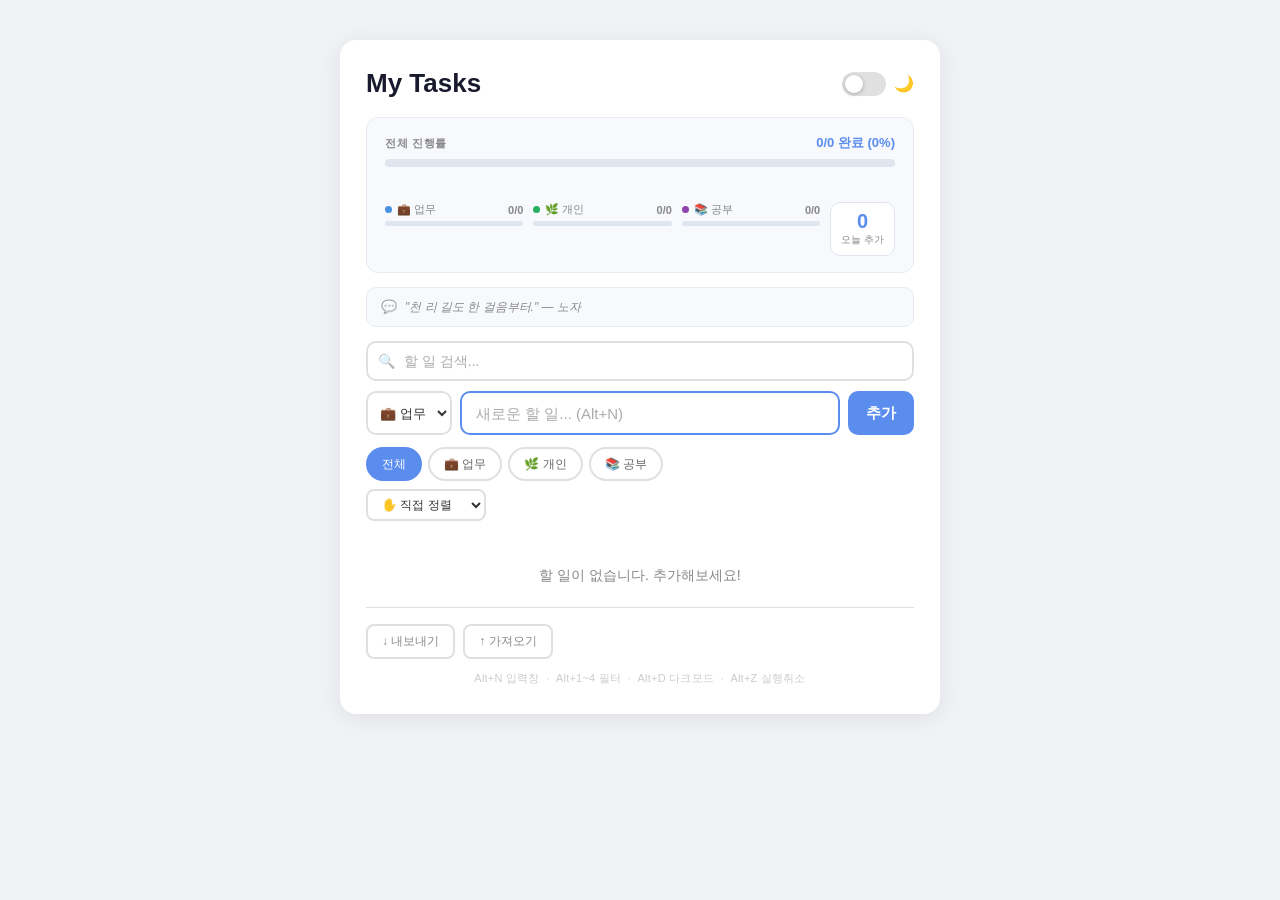
<file: Vibe coding exercises/Study 02_Web-based_To_do_application/index.html>
<!DOCTYPE html>
<html lang="ko" data-theme="light">
<head>
  <meta charset="UTF-8">
  <meta name="viewport" content="width=device-width, initial-scale=1.0">
  <title>My Tasks</title>
  <link rel="stylesheet" href="style.css">
</head>
<body>

  <div class="card" role="main" aria-label="할 일 관리 앱">

    <!-- ── 앱 헤더: 타이틀 + 다크모드 토글 ── -->
    <div class="app-header">
      <h1 class="title">My Tasks</h1>
      <label
        class="theme-switch"
        title="다크 모드 토글 (Alt+D)"
        aria-label="다크 모드 토글"
      >
        <input
          type="checkbox"
          id="themeToggle"
          role="switch"
          aria-checked="false"
        >
        <span class="switch-track">
          <span class="switch-thumb"></span>
        </span>
        <span class="switch-icon" id="themeIcon" aria-hidden="true">🌙</span>
      </label>
    </div>

    <!--
      ARIA 공지 영역: 시각적으로는 숨겨지지만
      스크린 리더가 변경 사항을 읽어준다.
    -->
    <div
      id="ariaAnnounce"
      class="sr-only"
      aria-live="polite"
      aria-atomic="true"
    ></div>

    <!-- ── 진행률 대시보드 ── -->
    <section
      class="dashboard"
      id="dashboard"
      aria-label="진행률 통계"
    >
      <!-- 전체 진행률 + 응원 메시지 -->
      <div class="dash-overall">
        <div class="dash-overall-header">
          <span class="dash-label">전체 진행률</span>
          <span
            id="dashSummary"
            class="dash-summary"
            aria-live="polite"
            aria-label="전체 완료 현황"
          >0/0 완료 (0%)</span>
        </div>
        <div
          id="progressTrack"
          class="progress-track"
          role="progressbar"
          aria-valuemin="0"
          aria-valuemax="100"
          aria-valuenow="0"
          aria-label="전체 진행률"
        >
          <div id="progressBar" class="progress-bar" style="width:0%"></div>
        </div>
        <!-- 완료율에 따른 응원 메시지 (실시간 업데이트) -->
        <p id="encouragement" class="encouragement" aria-live="polite"></p>
      </div>

      <!-- 카테고리별 미니 통계 + 오늘 추가 배지 -->
      <div class="dash-stats">
        <div class="dash-cat">
          <div class="dash-cat-header">
            <span class="dash-cat-dot work"     aria-hidden="true"></span>
            <span class="dash-cat-name">💼 업무</span>
            <span class="dash-cat-count" id="dashWorkCount"     aria-label="업무 완료 현황">0/0</span>
          </div>
          <div class="progress-track mini">
            <div class="progress-bar work"     id="barWork"     style="width:0%"></div>
          </div>
        </div>

        <div class="dash-cat">
          <div class="dash-cat-header">
            <span class="dash-cat-dot personal" aria-hidden="true"></span>
            <span class="dash-cat-name">🌿 개인</span>
            <span class="dash-cat-count" id="dashPersonalCount" aria-label="개인 완료 현황">0/0</span>
          </div>
          <div class="progress-track mini">
            <div class="progress-bar personal" id="barPersonal" style="width:0%"></div>
          </div>
        </div>

        <div class="dash-cat">
          <div class="dash-cat-header">
            <span class="dash-cat-dot study"    aria-hidden="true"></span>
            <span class="dash-cat-name">📚 공부</span>
            <span class="dash-cat-count" id="dashStudyCount"    aria-label="공부 완료 현황">0/0</span>
          </div>
          <div class="progress-track mini">
            <div class="progress-bar study"    id="barStudy"    style="width:0%"></div>
          </div>
        </div>

        <!-- 오늘 추가 배지 -->
        <div class="dash-today" aria-label="오늘 추가된 할 일 개수">
          <span class="dash-today-num"   id="dashTodayCount">0</span>
          <span class="dash-today-label">오늘 추가</span>
        </div>
      </div>
    </section>

    <!-- ── 오늘의 격언 ── -->
    <div class="quote-strip" id="quoteStrip" aria-label="오늘의 격언">
      <span class="quote-icon" aria-hidden="true">💬</span>
      <span class="quote-text" id="quoteText"></span>
    </div>

    <!-- ── 검색 ── -->
    <div class="search-row" role="search">
      <span class="search-icon" aria-hidden="true">🔍</span>
      <input
        type="search"
        id="searchInput"
        class="search-input"
        placeholder="할 일 검색..."
        aria-label="할 일 검색"
        autocomplete="off"
      >
      <button
        id="searchClear"
        class="search-clear hidden"
        aria-label="검색어 초기화"
      >✕</button>
    </div>
    <!-- 검색 결과 개수: 시각적으로 숨겨진 스크린 리더 전용 -->
    <p id="searchStatus" class="sr-only" aria-live="polite"></p>

    <!-- ── 새 할 일 입력 ── -->
    <div class="input-row">
      <select
        id="categorySelect"
        class="category-select"
        aria-label="카테고리 선택"
      >
        <option value="work">💼 업무</option>
        <option value="personal">🌿 개인</option>
        <option value="study">📚 공부</option>
      </select>
      <input
        type="text"
        id="taskInput"
        class="task-input"
        placeholder="새로운 할 일... (Alt+N)"
        maxlength="200"
        aria-label="새 할 일 입력"
        autocomplete="off"
      >
      <button id="addBtn" class="add-btn">추가</button>
    </div>

    <!-- ── 필터 버튼 + 정렬 + 툴바 ── -->
    <div class="filter-area">
      <!-- 카테고리 필터 -->
      <div class="filter-row" role="group" aria-label="카테고리 필터">
        <button class="filter-btn active" data-filter="all"      aria-pressed="true" >전체</button>
        <button class="filter-btn"        data-filter="work"     aria-pressed="false">💼 업무</button>
        <button class="filter-btn"        data-filter="personal" aria-pressed="false">🌿 개인</button>
        <button class="filter-btn"        data-filter="study"    aria-pressed="false">📚 공부</button>
      </div>

      <!-- 정렬 + 남은 개수 배지 + 완료 삭제 -->
      <div class="sort-toolbar">
        <select
          id="sortSelect"
          class="sort-select"
          aria-label="정렬 기준 선택"
        >
          <option value="manual" >✋ 직접 정렬</option>
          <option value="newest" >🕐 최신순</option>
          <option value="oldest" >🕐 오래된순</option>
          <option value="category">🏷 카테고리순</option>
        </select>
        <span
          id="remainingBadge"
          class="remaining-badge hidden"
          aria-live="polite"
        ></span>
        <button
          id="clearCompletedBtn"
          class="clear-btn hidden"
          aria-label="완료된 항목 모두 삭제"
        >완료 삭제</button>
      </div>
    </div>

    <!-- ── 할 일 목록 ── -->
    <ul
      id="taskList"
      class="task-list"
      aria-label="할 일 목록"
      aria-live="polite"
    ></ul>

    <!-- 빈 상태 메시지 -->
    <p id="emptyMessage" class="empty-message hidden" role="status">
      할 일이 없습니다. 추가해보세요!
    </p>

    <!-- ── 데이터 내보내기 / 가져오기 ── -->
    <div class="data-actions" aria-label="데이터 관리">
      <button id="exportBtn" class="data-btn" aria-label="JSON으로 내보내기">
        <span aria-hidden="true">↓</span> 내보내기
      </button>
      <button id="importBtn" class="data-btn" aria-label="JSON 파일 가져오기">
        <span aria-hidden="true">↑</span> 가져오기
      </button>
      <!-- 파일 선택 input은 JS에서 programmatically 클릭 -->
      <input
        type="file"
        id="importFile"
        accept=".json"
        hidden
        aria-hidden="true"
      >
    </div>

    <!-- 키보드 단축키 안내 -->
    <div class="shortcut-hint" aria-label="키보드 단축키">
      Alt+N 입력창 &nbsp;·&nbsp;
      Alt+1~4 필터 &nbsp;·&nbsp;
      Alt+D 다크모드 &nbsp;·&nbsp;
      Alt+Z 실행취소
    </div>

  </div><!-- /.card -->

  <!-- ── 토스트 알림 (고정 위치, 화면 하단 중앙) ── -->
  <div
    id="toastContainer"
    class="toast-container"
    role="alert"
    aria-live="assertive"
    aria-atomic="true"
  ></div>

  <script src="script.js"></script>
</body>
</html>
</file>
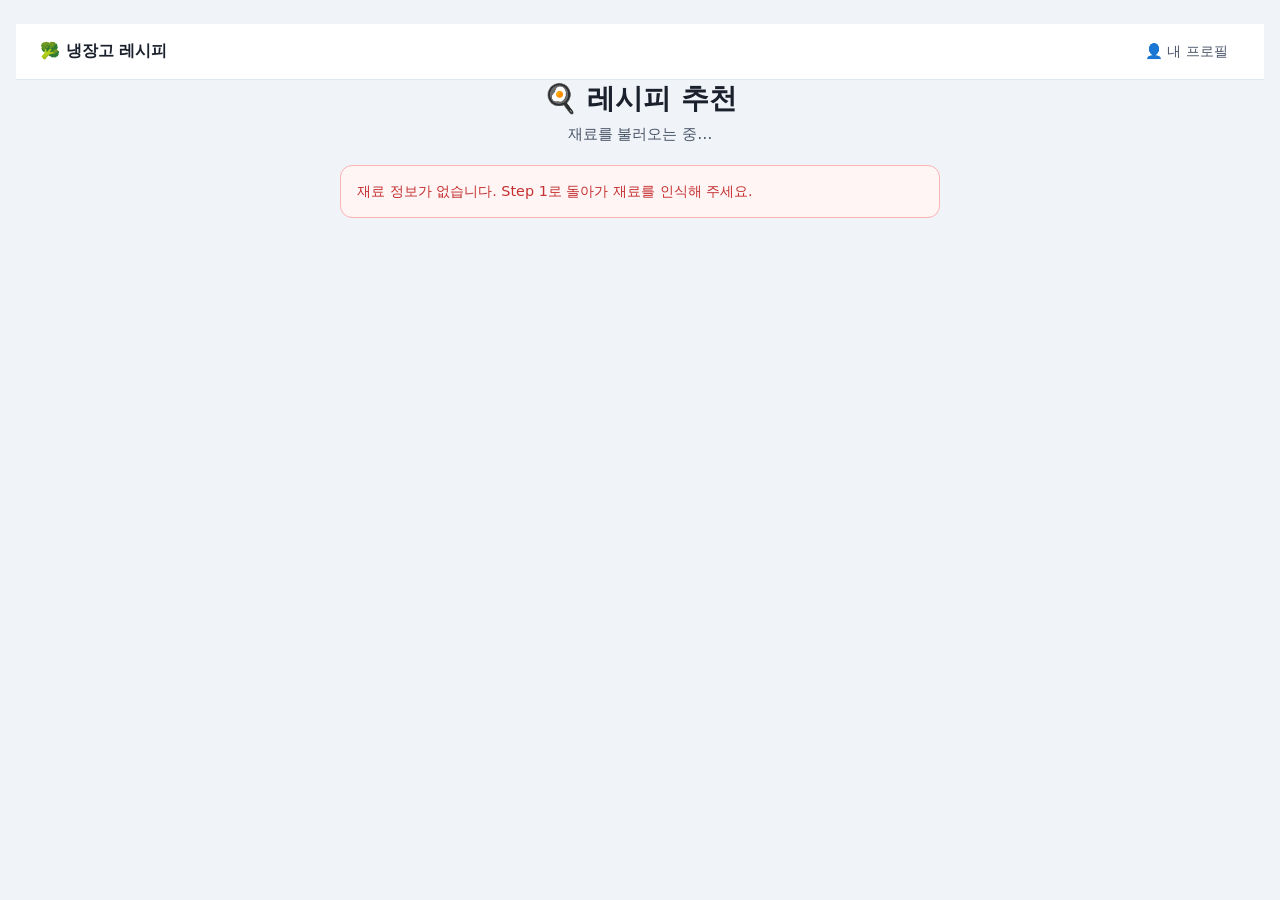
<file: Vibe coding exercises/Study 03_Vision_LLM_recipe_recommendations/step2.html>
<!DOCTYPE html>
<html lang="ko">
<head>
  <meta charset="UTF-8" />
  <meta name="viewport" content="width=device-width, initial-scale=1.0" />
  <title>레시피 추천</title>
  <link rel="stylesheet" href="style.css" />
</head>
<body>
  <nav class="app-nav">
    <a href="/" class="nav-logo">🥦 냉장고 레시피</a>
    <a href="/step3.html" class="nav-link">👤 내 프로필</a>
  </nav>
  <div class="container">
    <header>
      <h1>🍳 레시피 추천</h1>
      <p class="subtitle" id="ingredient-summary">재료를 불러오는 중…</p>
    </header>

    <!-- 로딩 -->
    <div id="loading" class="loading">
      <div class="spinner"></div>
      <p>AI가 레시피를 생성하는 중입니다…</p>
    </div>

    <!-- 오류 -->
    <div id="error-box" class="error-box hidden"></div>

    <!-- 카드 그리드 -->
    <div id="card-grid" class="card-grid hidden"></div>

    <!-- 하단 버튼 -->
    <div id="action-bar" class="action-bar hidden">
      <button id="btn-back" class="btn-secondary">← 재료 수정</button>
      <button id="btn-retry" class="btn-primary btn-retry">🔄 다시 추천받기</button>
    </div>
  </div>

  <!-- 모달 -->
  <div id="modal-overlay" class="modal-overlay hidden" role="dialog" aria-modal="true">
    <div class="modal">
      <button id="modal-close" class="modal-close" aria-label="닫기">×</button>
      <div id="modal-content"></div>
    </div>
  </div>

  <script src="step2.js"></script>
</body>
</html>
</file>
<file: Vibe coding exercises/Study 02_Web-based_To_do_application/style.css>
/* ══════════════════════════════════════════════════════════
   CSS 커스텀 프로퍼티
   – 라이트/다크 테마 색상을 변수로 관리.
   – JS에서 data-theme 속성만 바꾸면 전체 색상이 전환된다.
══════════════════════════════════════════════════════════ */
:root {
  --bg:              #f0f2f5;
  --card-bg:         #ffffff;
  --text:            #333333;
  --text-muted:      #888888;
  --title:           #1a1a2e;
  --border:          #e0e0e0;
  --input-bg:        #ffffff;
  --dash-bg:         #f7f9fc;
  --dash-border:     #e8ecf2;
  --item-bg:         #fafafa;
  --item-hover-bg:   #ffffff;
  --item-border:     #ebebeb;
  --filter-bg:       #ffffff;
  --filter-text:     #666666;
  --today-bg:        #ffffff;
  --today-border:    #e0e6f0;
  --progress-track:  #e0e6f0;
  --delete-color:    #cccccc;
  --shortcut-color:  #cccccc;
  --shadow:          rgba(0, 0, 0, 0.08);
  --shadow-hover:    rgba(0, 0, 0, 0.07);
  --accent:          #5b8dee;
  --accent-hover:    #4a7bdc;
  --work:            #4A90E2;
  --personal:        #27AE60;
  --study:           #8E44AD;
}

[data-theme="dark"] {
  --bg:              #1A1A1A;
  --card-bg:         #2D2D2D;
  --text:            #E0E0E0;
  --text-muted:      #888888;
  --title:           #E0E0E0;
  --border:          #444444;
  --input-bg:        #3a3a3a;
  --dash-bg:         #252525;
  --dash-border:     #3a3a3a;
  --item-bg:         #333333;
  --item-hover-bg:   #3d3d3d;
  --item-border:     #444444;
  --filter-bg:       #333333;
  --filter-text:     #aaaaaa;
  --today-bg:        #333333;
  --today-border:    #444444;
  --progress-track:  #444444;
  --delete-color:    #666666;
  --shortcut-color:  #555555;
  --shadow:          rgba(0, 0, 0, 0.5);
  --shadow-hover:    rgba(0, 0, 0, 0.35);
}

/* ══════════════════════════════════════════════════════════
   전역 초기화
══════════════════════════════════════════════════════════ */
*, *::before, *::after {
  box-sizing: border-box;
  margin: 0;
  padding: 0;
}

/*
  테마 전환 애니메이션:
  모든 색상 관련 속성에 0.3s 전환을 부여한다.
  animation이 이미 걸려 있는 요소는 영향받지 않도록
  body에서만 선언하고 inherit을 활용한다.
*/
body {
  min-height: 100vh;
  display: flex;
  justify-content: center;
  align-items: flex-start;
  padding: 40px 16px 80px;
  background: var(--bg);
  font-family: -apple-system, BlinkMacSystemFont, 'Segoe UI', sans-serif;
  color: var(--text);
  transition: background-color 0.3s ease, color 0.3s ease;
}

/* 개별 요소에도 색상 전환 적용 */
.card, input, select, button,
.dashboard, .task-item,
.filter-btn, .progress-track,
.edit-input, .edit-category-select,
.quote-strip, .data-btn, .sort-select {
  transition:
    background-color 0.3s ease,
    border-color     0.3s ease,
    color            0.3s ease,
    box-shadow       0.3s ease;
}

/* ── 접근성: 스크린 리더 전용 숨김 ── */
.sr-only {
  position: absolute;
  width: 1px; height: 1px;
  padding: 0; margin: -1px;
  overflow: hidden;
  clip: rect(0 0 0 0);
  white-space: nowrap;
  border: 0;
}

/* ── 유틸리티 ── */
.hidden { display: none !important; }

/* ══════════════════════════════════════════════════════════
   카드
══════════════════════════════════════════════════════════ */
.card {
  width: 100%;
  max-width: 600px;
  background: var(--card-bg);
  border-radius: 16px;
  box-shadow: 0 4px 24px var(--shadow);
  padding: 28px 26px;
}

/* ══════════════════════════════════════════════════════════
   앱 헤더
══════════════════════════════════════════════════════════ */
.app-header {
  display: flex;
  align-items: center;
  justify-content: space-between;
  margin-bottom: 18px;
}

.title {
  font-size: 26px;
  font-weight: 700;
  color: var(--title);
}

/* ── 다크모드 토글 스위치 ── */
.theme-switch {
  display: flex;
  align-items: center;
  gap: 8px;
  cursor: pointer;
  user-select: none;
}
.theme-switch input { display: none; }

.switch-track {
  position: relative;
  width: 44px; height: 24px;
  background: var(--border);
  border-radius: 99px;
  transition: background 0.3s;
  flex-shrink: 0;
}

.theme-switch input:checked ~ .switch-track {
  background: var(--accent);
}

.switch-thumb {
  position: absolute;
  top: 3px; left: 3px;
  width: 18px; height: 18px;
  background: #fff;
  border-radius: 50%;
  box-shadow: 0 1px 4px rgba(0,0,0,0.25);
  transition: transform 0.3s cubic-bezier(0.4, 0, 0.2, 1);
}

.theme-switch input:checked ~ .switch-track .switch-thumb {
  transform: translateX(20px);
}

.switch-icon { font-size: 16px; line-height: 1; }

/* ══════════════════════════════════════════════════════════
   대시보드
══════════════════════════════════════════════════════════ */
.dashboard {
  background: var(--dash-bg);
  border: 1px solid var(--dash-border);
  border-radius: 12px;
  padding: 16px 18px;
  margin-bottom: 14px;
  display: flex;
  flex-direction: column;
  gap: 12px;
}

.dash-overall-header {
  display: flex;
  justify-content: space-between;
  align-items: baseline;
  margin-bottom: 7px;
}

.dash-label {
  font-size: 11px;
  font-weight: 700;
  text-transform: uppercase;
  letter-spacing: 0.06em;
  color: var(--text-muted);
}

.dash-summary {
  font-size: 13px;
  font-weight: 700;
  color: var(--accent);
}

/* ── 응원 메시지 ── */
.encouragement {
  margin-top: 6px;
  font-size: 12px;
  font-weight: 500;
  color: var(--accent);
  min-height: 17px;        /* 높이 변동 방지 */
  transition: color 0.4s;
}

/* ── 프로그레스 바 ── */
.progress-track {
  width: 100%;
  height: 8px;
  background: var(--progress-track);
  border-radius: 99px;
  overflow: hidden;
}
.progress-track.mini { height: 5px; }

.progress-bar {
  height: 100%;
  border-radius: 99px;
  background: var(--accent);
  /* 부드러운 너비 전환: cubic-bezier로 탄성감 부여 */
  transition: width 0.5s cubic-bezier(0.4, 0, 0.2, 1);
}
.progress-bar.work     { background: var(--work); }
.progress-bar.personal { background: var(--personal); }
.progress-bar.study    { background: var(--study); }

/* ── 카테고리별 미니 통계 ── */
.dash-stats {
  display: grid;
  grid-template-columns: 1fr 1fr 1fr auto;
  gap: 10px;
  align-items: start;
}

.dash-cat-header {
  display: flex;
  align-items: center;
  gap: 5px;
  margin-bottom: 4px;
}

.dash-cat-dot {
  width: 7px; height: 7px;
  border-radius: 50%;
  flex-shrink: 0;
}
.dash-cat-dot.work     { background: var(--work); }
.dash-cat-dot.personal { background: var(--personal); }
.dash-cat-dot.study    { background: var(--study); }

.dash-cat-name  { font-size: 11px; color: var(--text-muted); flex: 1; }
.dash-cat-count { font-size: 11px; font-weight: 600; color: var(--text-muted); }

/* ── 오늘 추가 배지 ── */
.dash-today {
  display: flex;
  flex-direction: column;
  align-items: center;
  justify-content: center;
  background: var(--today-bg);
  border: 1px solid var(--today-border);
  border-radius: 10px;
  padding: 8px 10px;
  min-width: 50px;
  gap: 2px;
}
.dash-today-num   { font-size: 20px; font-weight: 700; color: var(--accent); line-height: 1; }
.dash-today-label { font-size: 10px; color: var(--text-muted); white-space: nowrap; }

/* ══════════════════════════════════════════════════════════
   오늘의 격언
══════════════════════════════════════════════════════════ */
.quote-strip {
  display: flex;
  align-items: flex-start;
  gap: 8px;
  padding: 10px 14px;
  background: var(--dash-bg);
  border: 1px solid var(--dash-border);
  border-radius: 10px;
  margin-bottom: 14px;
}
.quote-icon { font-size: 13px; flex-shrink: 0; opacity: 0.55; margin-top: 1px; }
.quote-text { font-size: 12px; color: var(--text-muted); font-style: italic; line-height: 1.5; }

/* ══════════════════════════════════════════════════════════
   검색
══════════════════════════════════════════════════════════ */
.search-row {
  position: relative;
  display: flex;
  align-items: center;
  margin-bottom: 10px;
}

.search-icon {
  position: absolute;
  left: 12px;
  font-size: 14px;
  pointer-events: none;
  opacity: 0.45;
}

.search-input {
  width: 100%;
  padding: 10px 36px;
  border: 2px solid var(--border);
  border-radius: 10px;
  font-size: 14px;
  outline: none;
  background: var(--input-bg);
  color: var(--text);
}
.search-input:focus       { border-color: var(--accent); }
.search-input::placeholder{ color: var(--text-muted); opacity: 0.7; }

/* 검색어 지우기 버튼 */
.search-clear {
  position: absolute;
  right: 8px;
  width: 24px; height: 24px;
  border: none;
  border-radius: 50%;
  background: var(--border);
  color: var(--text-muted);
  font-size: 11px;
  cursor: pointer;
  display: flex;
  align-items: center;
  justify-content: center;
  transition: background 0.15s;
}
.search-clear:hover { background: #bbb; }

/* ══════════════════════════════════════════════════════════
   입력 영역
══════════════════════════════════════════════════════════ */
.input-row {
  display: flex;
  gap: 8px;
  margin-bottom: 12px;
}

.category-select {
  padding: 10px 8px;
  border: 2px solid var(--border);
  border-radius: 10px;
  font-size: 13px;
  outline: none;
  background: var(--input-bg);
  color: var(--text);
  cursor: pointer;
  flex-shrink: 0;
}
.category-select:focus { border-color: var(--accent); }

.task-input {
  flex: 1;
  padding: 10px 14px;
  border: 2px solid var(--border);
  border-radius: 10px;
  font-size: 15px;
  outline: none;
  background: var(--input-bg);
  color: var(--text);
  min-width: 0;
}
.task-input:focus       { border-color: var(--accent); }
.task-input::placeholder{ color: var(--text-muted); opacity: 0.7; }

/* 빈 입력 시 흔들림 */
@keyframes shake {
  0%, 100% { transform: translateX(0); }
  20%       { transform: translateX(-5px); }
  40%       { transform: translateX(5px); }
  60%       { transform: translateX(-4px); }
  80%       { transform: translateX(4px); }
}
.task-input.shake {
  animation: shake 0.35s ease;
  border-color: #e05555 !important;
}

.add-btn {
  padding: 10px 18px;
  background: var(--accent);
  color: #fff;
  border: none;
  border-radius: 10px;
  font-size: 15px;
  font-weight: 600;
  cursor: pointer;
  white-space: nowrap;
  flex-shrink: 0;
  min-height: 44px;      /* 터치 친화적 최소 크기 */
  transition: background 0.2s, transform 0.1s;
}
.add-btn:hover  { background: var(--accent-hover); }
.add-btn:active { transform: scale(0.97); }

/* ══════════════════════════════════════════════════════════
   필터 영역 (필터 버튼 + 정렬 + 툴바)
══════════════════════════════════════════════════════════ */
.filter-area {
  display: flex;
  flex-direction: column;
  gap: 8px;
  margin-bottom: 18px;
}

/* 필터 버튼 행 */
.filter-row {
  display: flex;
  gap: 6px;
  flex-wrap: wrap;
}

.filter-btn {
  padding: 6px 14px;
  border: 2px solid var(--border);
  border-radius: 20px;
  background: var(--filter-bg);
  font-size: 12px;
  font-weight: 500;
  color: var(--filter-text);
  cursor: pointer;
  min-height: 34px;
  transition: all 0.18s;
}
.filter-btn:hover {
  border-color: var(--accent);
  color: var(--accent);
}

/* 활성 필터: 카테고리별 색상 */
.filter-btn.active                         { background: var(--accent);   border-color: var(--accent);   color: #fff; }
.filter-btn[data-filter="work"].active     { background: var(--work);     border-color: var(--work); }
.filter-btn[data-filter="personal"].active { background: var(--personal); border-color: var(--personal); }
.filter-btn[data-filter="study"].active    { background: var(--study);    border-color: var(--study); }

/* 정렬 + 배지 + 삭제 버튼 행 */
.sort-toolbar {
  display: flex;
  align-items: center;
  gap: 6px;
  flex-wrap: wrap;
}

.sort-select {
  padding: 5px 10px;
  border: 2px solid var(--border);
  border-radius: 8px;
  background: var(--input-bg);
  color: var(--text);
  font-size: 12px;
  cursor: pointer;
  outline: none;
  min-height: 32px;
}
.sort-select:focus { border-color: var(--accent); }

/* 남은 개수 배지 */
.remaining-badge {
  font-size: 12px;
  font-weight: 600;
  color: var(--text-muted);
  padding: 4px 10px;
  background: var(--dash-bg);
  border: 1px solid var(--dash-border);
  border-radius: 20px;
  white-space: nowrap;
}

/* 완료 삭제 버튼 */
.clear-btn {
  padding: 5px 12px;
  border: 2px solid #e05555;
  border-radius: 20px;
  background: transparent;
  color: #e05555;
  font-size: 12px;
  font-weight: 600;
  cursor: pointer;
  white-space: nowrap;
  min-height: 32px;
  transition: all 0.18s;
}
.clear-btn:hover { background: #e05555; color: #fff; }

/* ══════════════════════════════════════════════════════════
   할 일 목록
══════════════════════════════════════════════════════════ */
.task-list {
  list-style: none;
  display: flex;
  flex-direction: column;
  gap: 7px;
}

/* ── 할 일 항목 ── */
.task-item {
  display: flex;
  align-items: center;
  gap: 10px;
  padding: 11px 12px;
  border: 1px solid var(--item-border);
  border-radius: 10px;
  background: var(--item-bg);
  /* 추가 시 페이드인 */
  animation: itemFadeIn 0.22s ease;
}

.task-item:hover {
  background: var(--item-hover-bg);
  box-shadow: 0 2px 10px var(--shadow-hover);
}

/* 추가 애니메이션 */
@keyframes itemFadeIn {
  from { opacity: 0; transform: translateY(-5px); }
  to   { opacity: 1; transform: translateY(0); }
}

/* 삭제 애니메이션 */
.task-item.removing {
  animation: itemFadeOut 0.22s ease forwards;
  pointer-events: none;
}
@keyframes itemFadeOut {
  from { opacity: 1; transform: translateY(0);   max-height: 80px; }
  to   { opacity: 0; transform: translateY(-5px); max-height: 0; padding-top: 0; padding-bottom: 0; margin: 0; }
}

/* 완료 체크 슬라이드 애니메이션 */
.task-item.completing {
  animation: slideRight 0.28s ease;
}
@keyframes slideRight {
  0%, 100% { transform: translateX(0); }
  40%      { transform: translateX(8px); }
}

/* 완료 해제 슬라이드 애니메이션 */
.task-item.uncompleting {
  animation: slideLeft 0.28s ease;
}
@keyframes slideLeft {
  0%, 100% { transform: translateX(0); }
  40%      { transform: translateX(-8px); }
}

/* 완료 항목: 흐리게 표시 */
.task-item.completed { opacity: 0.55; }

/* ── 드래그 앤 드롭 시각 피드백 ── */
.task-item[draggable="true"] { cursor: grab; }
.task-item.dragging          { opacity: 0.3; cursor: grabbing; }

/* 드롭 위치 표시: 위/아래 강조선 */
.task-item.drag-over-top    { border-top:    3px solid var(--accent); }
.task-item.drag-over-bottom { border-bottom: 3px solid var(--accent); }

/* ── 카테고리 컬러 바 ── */
.category-tag {
  flex-shrink: 0;
  width: 4px; height: 34px;
  border-radius: 4px;
}
.category-tag.work     { background: var(--work); }
.category-tag.personal { background: var(--personal); }
.category-tag.study    { background: var(--study); }

/* ── 체크박스 ── */
.task-checkbox {
  width: 18px; height: 18px;
  flex-shrink: 0;
  accent-color: var(--accent);
  cursor: pointer;
}

/* ── 할 일 텍스트 + 메타 ── */
.task-body {
  flex: 1;
  min-width: 0;
  display: flex;
  flex-direction: column;
  gap: 3px;
}

.task-text {
  font-size: 15px;
  line-height: 1.4;
  word-break: break-word;
  color: var(--text);
  cursor: pointer;
  user-select: none;
}

/* 검색어 하이라이트 */
.task-text mark {
  background: #fff176;
  color: #333;
  border-radius: 2px;
  padding: 0 1px;
}
[data-theme="dark"] .task-text mark {
  background: #6b5900;
  color: #ffe082;
}

.task-item.completed .task-text {
  text-decoration: line-through;
  color: var(--text-muted);
}

.task-meta {
  display: flex;
  align-items: center;
  gap: 8px;
  font-size: 11px;
  color: var(--text-muted);
}

.category-label { font-weight: 600; font-size: 11px; }
.category-label.work     { color: var(--work); }
.category-label.personal { color: var(--personal); }
.category-label.study    { color: var(--study); }

/* ── 인라인 수정 ── */
.edit-row {
  display: flex;
  gap: 6px;
  align-items: center;
  flex: 1;
  min-width: 0;
}

.edit-input {
  flex: 1;
  padding: 6px 10px;
  border: 2px solid var(--accent);
  border-radius: 7px;
  font-size: 15px;
  outline: none;
  min-width: 0;
  background: var(--input-bg);
  color: var(--text);
}

.edit-category-select {
  padding: 6px 8px;
  border: 2px solid var(--border);
  border-radius: 7px;
  font-size: 13px;
  outline: none;
  background: var(--input-bg);
  color: var(--text);
  cursor: pointer;
  flex-shrink: 0;
}
.edit-category-select:focus { border-color: var(--accent); }

.edit-hint {
  font-size: 11px;
  color: var(--text-muted);
  white-space: nowrap;
  flex-shrink: 0;
}

/* ── 삭제 버튼 ── */
.delete-btn {
  flex-shrink: 0;
  width: 30px; height: 30px;
  border: none;
  border-radius: 7px;
  background: transparent;
  color: var(--delete-color);
  font-size: 14px;
  cursor: pointer;
  display: flex;
  align-items: center;
  justify-content: center;
  transition: background 0.15s, color 0.15s;
}
.delete-btn:hover { background: #ffe0e0; color: #e05555; }
[data-theme="dark"] .delete-btn:hover { background: #5c2020; color: #ff7070; }

/* ══════════════════════════════════════════════════════════
   빈 상태 메시지
══════════════════════════════════════════════════════════ */
.empty-message {
  text-align: center;
  color: var(--text-muted);
  font-size: 14px;
  padding: 28px 0 4px;
}

/* ══════════════════════════════════════════════════════════
   데이터 내보내기 / 가져오기
══════════════════════════════════════════════════════════ */
.data-actions {
  display: flex;
  gap: 8px;
  margin-top: 18px;
  padding-top: 16px;
  border-top: 1px solid var(--border);
}

.data-btn {
  padding: 7px 14px;
  border: 2px solid var(--border);
  border-radius: 8px;
  background: var(--input-bg);
  color: var(--text-muted);
  font-size: 12px;
  cursor: pointer;
  min-height: 34px;
  transition: all 0.18s;
}
.data-btn:hover {
  border-color: var(--accent);
  color: var(--accent);
}

/* ══════════════════════════════════════════════════════════
   단축키 안내
══════════════════════════════════════════════════════════ */
.shortcut-hint {
  margin-top: 12px;
  text-align: center;
  font-size: 11px;
  color: var(--shortcut-color);
  letter-spacing: 0.02em;
}

/* ══════════════════════════════════════════════════════════
   토스트 알림
══════════════════════════════════════════════════════════ */
.toast-container {
  position: fixed;
  bottom: 28px;
  left: 50%;
  transform: translateX(-50%);
  z-index: 9999;
  display: flex;
  flex-direction: column;
  align-items: center;
  gap: 8px;
  pointer-events: none;  /* 컨테이너 자체는 클릭 통과 */
  width: max-content;
  max-width: calc(100vw - 32px);
}

.toast {
  display: flex;
  align-items: center;
  gap: 12px;
  padding: 12px 18px;
  background: #2c2c2c;
  color: #fff;
  border-radius: 10px;
  font-size: 14px;
  box-shadow: 0 4px 24px rgba(0,0,0,0.35);
  pointer-events: all;  /* 토스트 자체는 클릭 가능 */
  max-width: 380px;
  min-width: 200px;
  animation: toastSlideUp 0.3s cubic-bezier(0.4, 0, 0.2, 1);
}

[data-theme="dark"] .toast { background: #505050; }

@keyframes toastSlideUp {
  from { opacity: 0; transform: translateY(16px); }
  to   { opacity: 1; transform: translateY(0); }
}

.toast.toast-out {
  animation: toastSlideDown 0.28s ease forwards;
  pointer-events: none;
}
@keyframes toastSlideDown {
  from { opacity: 1; transform: translateY(0); }
  to   { opacity: 0; transform: translateY(10px); }
}

/* 토스트 내 실행취소 버튼 */
.toast-action {
  padding: 5px 13px;
  background: var(--accent);
  color: #fff;
  border: none;
  border-radius: 6px;
  font-size: 13px;
  font-weight: 600;
  cursor: pointer;
  white-space: nowrap;
  transition: background 0.15s;
  flex-shrink: 0;
}
.toast-action:hover { background: var(--accent-hover); }

/* 토스트 닫기 버튼 */
.toast-close {
  width: 20px; height: 20px;
  border: none;
  border-radius: 50%;
  background: rgba(255,255,255,0.2);
  color: #fff;
  font-size: 11px;
  cursor: pointer;
  display: flex;
  align-items: center;
  justify-content: center;
  flex-shrink: 0;
  transition: background 0.15s;
}
.toast-close:hover { background: rgba(255,255,255,0.35); }

/* ══════════════════════════════════════════════════════════
   반응형 (모바일 ≤ 480px)
══════════════════════════════════════════════════════════ */
@media (max-width: 480px) {
  body { padding: 12px 8px 60px; }

  .card { padding: 18px 14px; border-radius: 12px; }

  .title { font-size: 22px; }

  /* 대시보드: 2열 그리드로 전환 */
  .dash-stats {
    grid-template-columns: 1fr 1fr;
  }
  .dash-today {
    grid-column: span 2;
    flex-direction: row;
    gap: 10px;
    justify-content: center;
    padding: 6px 12px;
  }

  /* 카테고리 선택 전체 너비 */
  .input-row { flex-wrap: wrap; }
  .category-select { width: 100%; }

  /* 필터 버튼: 더 작게 */
  .filter-btn  { padding: 6px 10px; font-size: 11px; }

  /* 터치 최소 크기 보장 */
  .add-btn     { min-height: 44px; }
  .delete-btn  { width: 36px; height: 36px; }
  .task-checkbox { width: 20px; height: 20px; }

  /* 편집 힌트, 단축키 안내 숨김 (화면 공간 절약) */
  .edit-hint     { display: none; }
  .shortcut-hint { display: none; }
}
</file>
<file: Vibe coding exercises/Study 03_Vision_LLM_recipe_recommendations/style.css>
/* ── 기본 ── */
*, *::before, *::after { box-sizing: border-box; margin: 0; padding: 0; }

/* ── 네비게이션 ── */
.app-nav {
  display: flex;
  align-items: center;
  justify-content: space-between;
  padding: 12px 24px;
  background: #fff;
  border-bottom: 1px solid #e2e8f0;
  position: sticky;
  top: 0;
  z-index: 50;
}
.nav-logo {
  font-weight: 700;
  font-size: 1rem;
  text-decoration: none;
  color: #1a202c;
}
.nav-link {
  font-size: 0.9rem;
  text-decoration: none;
  color: #4a5568;
  padding: 6px 12px;
  border-radius: 8px;
  transition: background 0.15s;
}
.nav-link:hover, .nav-active { background: #f0f4f8; color: #1a202c; font-weight: 600; }

body {
  font-family: 'Segoe UI', system-ui, sans-serif;
  background: #f0f4f8;
  color: #1a202c;
  min-height: 100vh;
  padding: 24px 16px 48px;
}

.container {
  max-width: 600px;
  margin: 0 auto;
  display: flex;
  flex-direction: column;
  gap: 20px;
}

/* ── 헤더 ── */
header { text-align: center; }
header h1 { font-size: 1.75rem; font-weight: 700; }
.subtitle { margin-top: 6px; color: #4a5568; font-size: 0.95rem; }

/* ── 드롭존 ── */
.drop-zone {
  background: #fff;
  border: 2px dashed #a0aec0;
  border-radius: 16px;
  padding: 32px 24px;
  text-align: center;
  cursor: pointer;
  transition: border-color 0.2s, background 0.2s;
  min-height: 180px;
  display: flex;
  align-items: center;
  justify-content: center;
}

.drop-zone.dragover {
  border-color: #48bb78;
  background: #f0fff4;
}

.drop-zone__inner { display: flex; flex-direction: column; align-items: center; gap: 8px; }
.drop-icon { font-size: 2.5rem; }
.drop-zone p { color: #4a5568; font-size: 0.95rem; }
.hint { font-size: 0.8rem; color: #a0aec0; }

.file-label {
  color: #3182ce;
  cursor: pointer;
  text-decoration: underline;
  font-weight: 600;
}

/* ── 미리보기 ── */
.preview-wrap {
  display: flex;
  flex-direction: column;
  align-items: center;
  gap: 12px;
  width: 100%;
}

.preview-wrap img {
  max-width: 100%;
  max-height: 320px;
  border-radius: 12px;
  object-fit: contain;
}

.btn-text {
  background: none;
  border: none;
  color: #3182ce;
  cursor: pointer;
  font-size: 0.9rem;
  text-decoration: underline;
}

/* ── 버튼 ── */
.btn-primary {
  width: 100%;
  padding: 14px;
  background: #38a169;
  color: #fff;
  border: none;
  border-radius: 12px;
  font-size: 1rem;
  font-weight: 600;
  cursor: pointer;
  transition: background 0.2s, opacity 0.2s;
}

.btn-primary:hover:not(:disabled) { background: #2f855a; }
.btn-primary:disabled { opacity: 0.45; cursor: not-allowed; }

.btn-secondary {
  padding: 10px 18px;
  background: #edf2f7;
  border: 1px solid #cbd5e0;
  border-radius: 8px;
  font-size: 0.9rem;
  cursor: pointer;
  transition: background 0.2s;
}
.btn-secondary:hover { background: #e2e8f0; }

.btn-next { margin-top: 8px; }

/* ── 로딩 ── */
.loading {
  display: flex;
  flex-direction: column;
  align-items: center;
  gap: 12px;
  padding: 24px;
  background: #fff;
  border-radius: 16px;
}

.spinner {
  width: 40px; height: 40px;
  border: 4px solid #e2e8f0;
  border-top-color: #38a169;
  border-radius: 50%;
  animation: spin 0.8s linear infinite;
}

@keyframes spin { to { transform: rotate(360deg); } }

/* ── 오류 ── */
.error-box {
  background: #fff5f5;
  border: 1px solid #feb2b2;
  color: #c53030;
  border-radius: 12px;
  padding: 16px;
  font-size: 0.9rem;
}

/* ── 결과 ── */
.result-section {
  background: #fff;
  border-radius: 16px;
  padding: 24px;
  display: flex;
  flex-direction: column;
  gap: 16px;
}

.result-section h2 { font-size: 1.1rem; font-weight: 600; color: #2d3748; }

.tag-list {
  display: flex;
  flex-wrap: wrap;
  gap: 8px;
  min-height: 36px;
}

.tag {
  display: inline-flex;
  align-items: center;
  gap: 4px;
  background: #ebf8f0;
  border: 1px solid #9ae6b4;
  color: #276749;
  border-radius: 999px;
  padding: 5px 12px;
  font-size: 0.9rem;
  font-weight: 500;
}

.tag-remove {
  background: none;
  border: none;
  color: #68d391;
  cursor: pointer;
  font-size: 1rem;
  line-height: 1;
  padding: 0 2px;
  transition: color 0.15s;
}
.tag-remove:hover { color: #c53030; }

.add-ingredient {
  display: flex;
  gap: 8px;
}

.add-ingredient input {
  flex: 1;
  padding: 10px 14px;
  border: 1px solid #cbd5e0;
  border-radius: 8px;
  font-size: 0.9rem;
  outline: none;
  transition: border-color 0.2s;
}
.add-ingredient input:focus { border-color: #38a169; }

/* ── 유틸 ── */
.hidden { display: none !important; }

/* ════════════════════════════════════════
   Step 2 — 레시피 카드
════════════════════════════════════════ */

/* 카드 그리드 */
.card-grid {
  display: grid;
  grid-template-columns: repeat(auto-fill, minmax(260px, 1fr));
  gap: 16px;
}

/* 개별 카드 */
.recipe-card {
  background: #fff;
  border-radius: 16px;
  padding: 20px;
  display: flex;
  flex-direction: column;
  gap: 12px;
  box-shadow: 0 1px 4px rgba(0,0,0,0.08);
  transition: transform 0.15s, box-shadow 0.15s;
}
.recipe-card:hover {
  transform: translateY(-2px);
  box-shadow: 0 4px 16px rgba(0,0,0,0.12);
}

.card-title { font-size: 1.05rem; font-weight: 700; color: #1a202c; }
.card-desc  { font-size: 0.85rem; color: #718096; margin-top: 4px; }

/* 뱃지 */
.card-badges { display: flex; gap: 8px; flex-wrap: wrap; }
.badge {
  font-size: 0.8rem;
  font-weight: 600;
  padding: 3px 10px;
  border-radius: 999px;
}
.badge-time { background: #ebf8ff; color: #2b6cb0; }
.diff-easy  { background: #f0fff4; color: #276749; }
.diff-mid   { background: #fffff0; color: #744210; }
.diff-hard  { background: #fff5f5; color: #c53030; }

/* 재료 미리보기 */
.card-ingredients {
  list-style: none;
  font-size: 0.85rem;
  color: #4a5568;
  padding: 0;
  display: flex;
  flex-direction: column;
  gap: 3px;
}
.card-ingredients li::before { content: '• '; color: #38a169; }
.card-ingredients .more { color: #a0aec0; font-style: italic; }
.card-ingredients .more::before { content: ''; }

/* 카드 하단 버튼 */
.card-actions {
  display: flex;
  gap: 8px;
  margin-top: auto;
}
.btn-outline {
  flex: 1;
  padding: 9px;
  background: transparent;
  border: 1px solid #cbd5e0;
  border-radius: 8px;
  font-size: 0.85rem;
  cursor: pointer;
  transition: background 0.15s;
}
.btn-outline:hover { background: #f7fafc; }

.btn-save {
  flex: 1;
  padding: 9px;
  background: #38a169;
  color: #fff;
  border: none;
  border-radius: 8px;
  font-size: 0.85rem;
  font-weight: 600;
  cursor: pointer;
  transition: background 0.15s, opacity 0.15s;
}
.btn-save:hover:not(:disabled) { background: #2f855a; }
.btn-save:disabled { opacity: 0.5; cursor: default; }

/* 하단 액션바 */
.action-bar {
  display: flex;
  gap: 12px;
}
.action-bar .btn-secondary { flex: 1; }
.btn-retry { flex: 2; }

/* ── 모달 ── */
.modal-overlay {
  position: fixed;
  inset: 0;
  background: rgba(0,0,0,0.45);
  display: flex;
  align-items: center;
  justify-content: center;
  z-index: 100;
  padding: 16px;
}

.modal {
  background: #fff;
  border-radius: 20px;
  padding: 28px 24px;
  max-width: 520px;
  width: 100%;
  max-height: 85vh;
  overflow-y: auto;
  position: relative;
}

.modal-close {
  position: absolute;
  top: 16px; right: 16px;
  background: #edf2f7;
  border: none;
  border-radius: 50%;
  width: 32px; height: 32px;
  font-size: 1.1rem;
  cursor: pointer;
  line-height: 1;
}
.modal-close:hover { background: #e2e8f0; }

.modal-title { font-size: 1.25rem; font-weight: 700; margin-bottom: 6px; }
.modal-desc  { color: #4a5568; font-size: 0.9rem; margin-bottom: 4px; }

.modal h4 {
  font-size: 0.95rem;
  font-weight: 600;
  color: #2d3748;
  margin: 16px 0 8px;
}

.modal-list {
  list-style: none;
  padding: 0;
  display: flex;
  flex-direction: column;
  gap: 4px;
  font-size: 0.9rem;
  color: #4a5568;
}
.modal-list li::before { content: '• '; color: #38a169; }

.modal-steps {
  padding-left: 20px;
  display: flex;
  flex-direction: column;
  gap: 8px;
  font-size: 0.9rem;
  color: #4a5568;
  line-height: 1.6;
}

/* ════════════════════════════════════════
   Step 3 — 프로필 & 보관함
════════════════════════════════════════ */

/* 평범한 카드 컨테이너 */
.card-plain {
  background: #fff;
  border-radius: 16px;
  padding: 24px;
  display: flex;
  flex-direction: column;
  gap: 10px;
  box-shadow: 0 1px 4px rgba(0,0,0,0.07);
}

/* 아바타 */
.avatar-wrap {
  position: relative;
  width: 72px;
  height: 72px;
  flex-shrink: 0;
}
.avatar {
  width: 72px; height: 72px;
  border-radius: 50%;
  object-fit: cover;
  border: 2px solid #e2e8f0;
}
.avatar-edit-btn {
  position: absolute;
  bottom: 0; right: 0;
  background: #fff;
  border-radius: 50%;
  padding: 3px 5px;
  font-size: 0.8rem;
  cursor: pointer;
  border: 1px solid #e2e8f0;
  line-height: 1;
}

/* 필드 */
.field-label  { font-size: 0.85rem; font-weight: 600; color: #4a5568; }
.hint-label   { font-size: 0.8rem; font-weight: 400; color: #a0aec0; }
.required     { color: #e53e3e; }
.field-input  {
  width: 100%;
  padding: 10px 14px;
  border: 1px solid #cbd5e0;
  border-radius: 8px;
  font-size: 0.9rem;
  outline: none;
  transition: border-color 0.2s;
}
.field-input:focus { border-color: #38a169; }

/* 식이 제한 체크박스 */
.diet-options { display: flex; flex-wrap: wrap; gap: 8px; }
.diet-chip {
  display: inline-flex;
  align-items: center;
  gap: 5px;
  background: #f7fafc;
  border: 1px solid #cbd5e0;
  border-radius: 999px;
  padding: 5px 12px;
  font-size: 0.85rem;
  cursor: pointer;
  transition: background 0.15s, border-color 0.15s;
}
.diet-chip:has(input:checked) {
  background: #ebf8f0;
  border-color: #68d391;
  color: #276749;
  font-weight: 600;
}
.diet-chip input { display: none; }

/* 프로필 카드 레이아웃 */
.profile-card { }
.profile-top {
  display: flex;
  gap: 16px;
  align-items: flex-start;
}
.profile-info {
  flex: 1;
  display: flex;
  flex-direction: column;
  gap: 6px;
}
.profile-name { font-size: 1.15rem; font-weight: 700; }
.badge-row    { display: flex; flex-wrap: wrap; gap: 6px; }
.badge-diet   { background: #ebf8f0; color: #276749; }
.avoid-tags   { margin-top: 2px; }
.tag-avoid    { background: #fff5f5; border-color: #feb2b2; color: #c53030; }
.profile-edit-btn { align-self: flex-start; white-space: nowrap; }

/* 편집 패널 */
.edit-actions {
  display: flex;
  gap: 10px;
  margin-top: 8px;
}

/* 구분선 */
.divider { border: none; border-top: 1px solid #e2e8f0; margin: 16px 0 8px; }

/* 위험 버튼 */
.btn-danger {
  width: 100%;
  padding: 10px;
  background: #fff5f5;
  border: 1px solid #feb2b2;
  color: #c53030;
  border-radius: 8px;
  font-size: 0.9rem;
  cursor: pointer;
  transition: background 0.15s;
}
.btn-danger:hover { background: #fed7d7; }

/* 보관함 */
.bookshelf { display: flex; flex-direction: column; gap: 12px; }
.bookshelf-header {
  display: flex;
  align-items: center;
  justify-content: space-between;
}
.section-title { font-size: 1.05rem; font-weight: 700; }

.sort-select {
  padding: 6px 10px;
  border: 1px solid #cbd5e0;
  border-radius: 8px;
  font-size: 0.85rem;
  background: #fff;
  cursor: pointer;
}

/* 경고 */
.warning-box {
  background: #fffff0;
  border: 1px solid #f6e05e;
  color: #744210;
  border-radius: 10px;
  padding: 12px 16px;
  font-size: 0.85rem;
}

/* 빈 상태 */
.empty-state {
  text-align: center;
  padding: 40px 0;
  display: flex;
  flex-direction: column;
  align-items: center;
  gap: 16px;
  color: #718096;
}

/* 저장된 레시피 목록 */
.saved-recipe-list { display: flex; flex-direction: column; gap: 12px; }

.saved-card {
  background: #fff;
  border-radius: 14px;
  padding: 18px;
  box-shadow: 0 1px 4px rgba(0,0,0,0.07);
  display: flex;
  flex-direction: column;
  gap: 12px;
}

.saved-card-top {
  display: flex;
  justify-content: space-between;
  align-items: flex-start;
  gap: 12px;
}

.saved-name { font-size: 1rem; font-weight: 700; margin-bottom: 4px; }
.saved-meta { font-size: 0.8rem; color: #718096; display: flex; align-items: center; flex-wrap: wrap; gap: 6px; }
.saved-source { font-size: 0.78rem; color: #a0aec0; margin-top: 4px; }

.saved-actions { display: flex; flex-direction: column; gap: 6px; flex-shrink: 0; }

.btn-sm { padding: 6px 12px; font-size: 0.8rem; border-radius: 6px; cursor: pointer; }
.btn-danger-sm {
  padding: 6px 12px;
  font-size: 0.8rem;
  border-radius: 6px;
  background: #fff5f5;
  border: 1px solid #feb2b2;
  color: #c53030;
  cursor: pointer;
  transition: background 0.15s;
}
.btn-danger-sm:hover { background: #fed7d7; }

/* 메모 영역 */
.memo-wrap {
  display: flex;
  gap: 8px;
  align-items: flex-end;
}
.memo-input {
  flex: 1;
  resize: vertical;
  min-height: 56px;
  padding: 8px 12px;
  border: 1px solid #e2e8f0;
  border-radius: 8px;
  font-size: 0.85rem;
  font-family: inherit;
  outline: none;
  transition: border-color 0.2s;
  color: #4a5568;
}
.memo-input:focus { border-color: #38a169; }

/* ── 모바일 ── */
@media (max-width: 420px) {
  header h1 { font-size: 1.4rem; }
  .drop-zone { padding: 24px 16px; }
  .card-grid { grid-template-columns: 1fr; }
  .action-bar { flex-direction: column; }
  .profile-top { flex-wrap: wrap; }
  .saved-card-top { flex-direction: column; }
  .saved-actions { flex-direction: row; }
}
</file>
